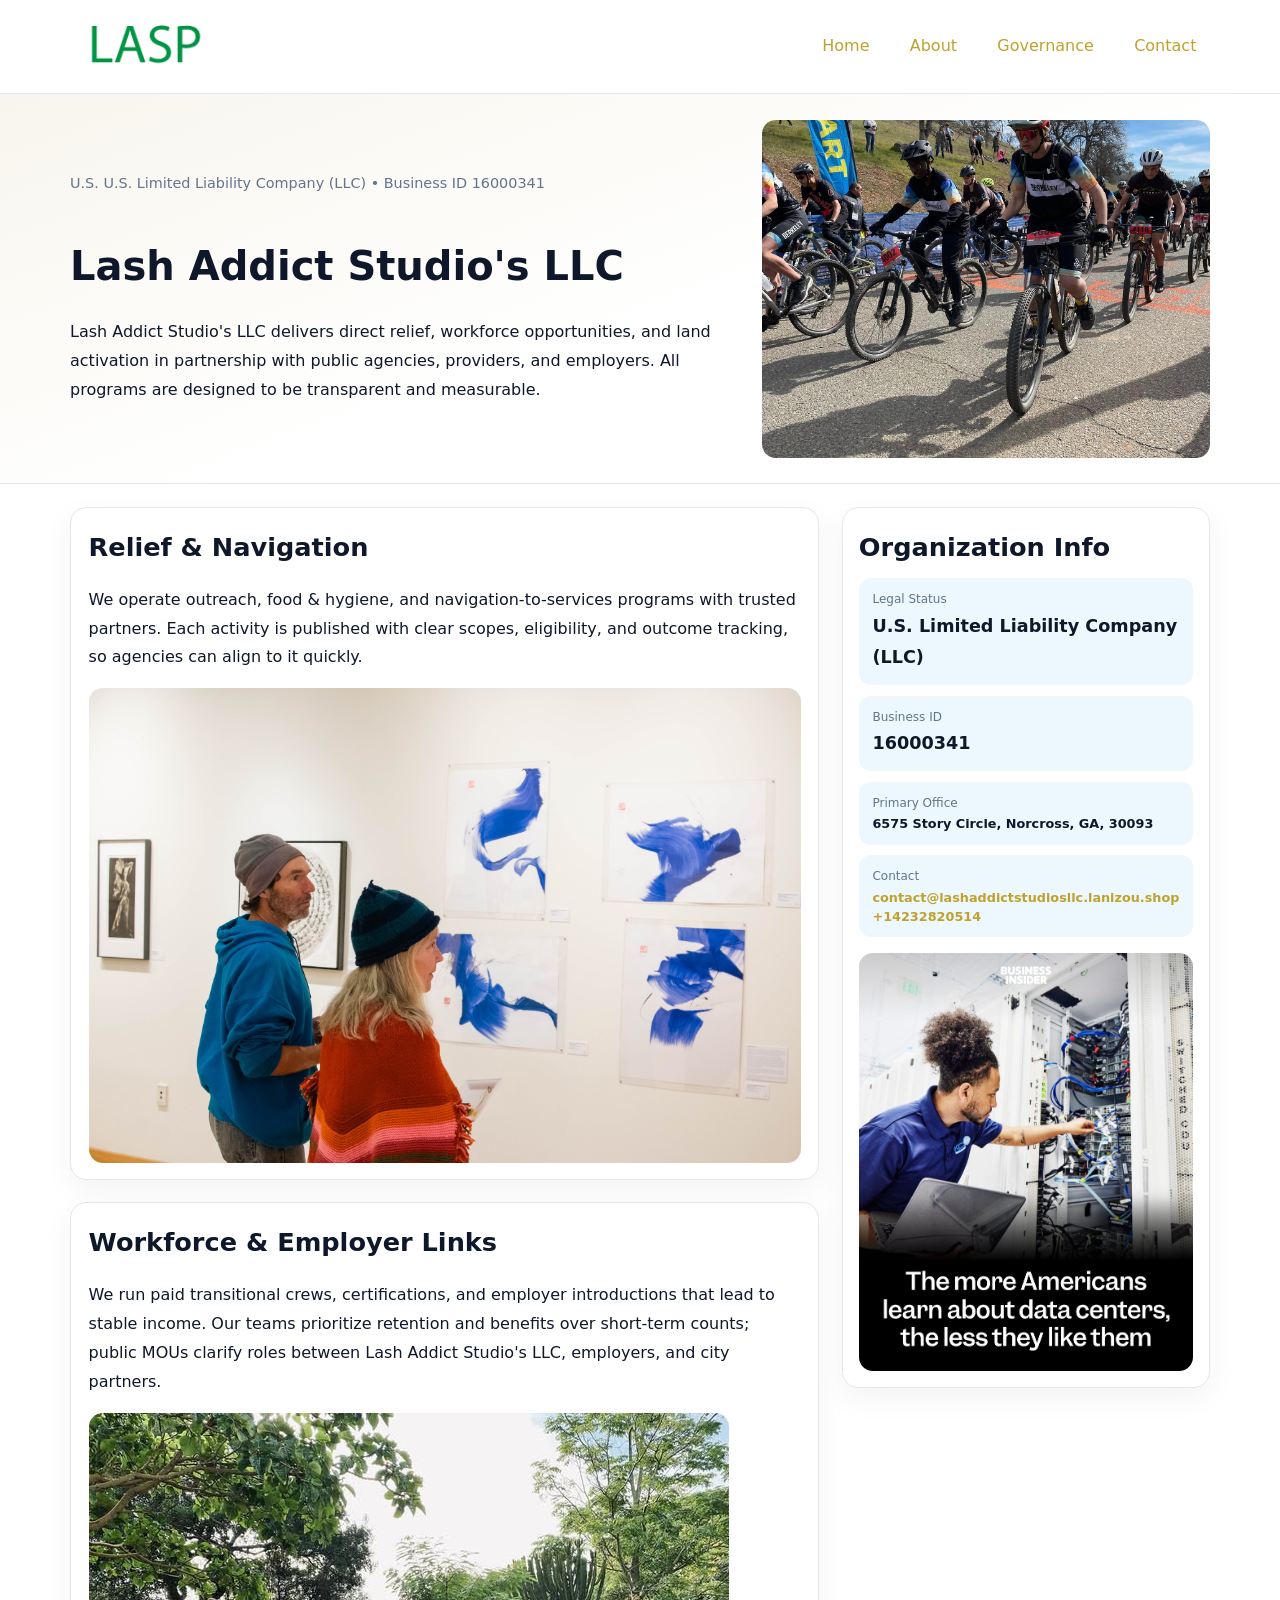
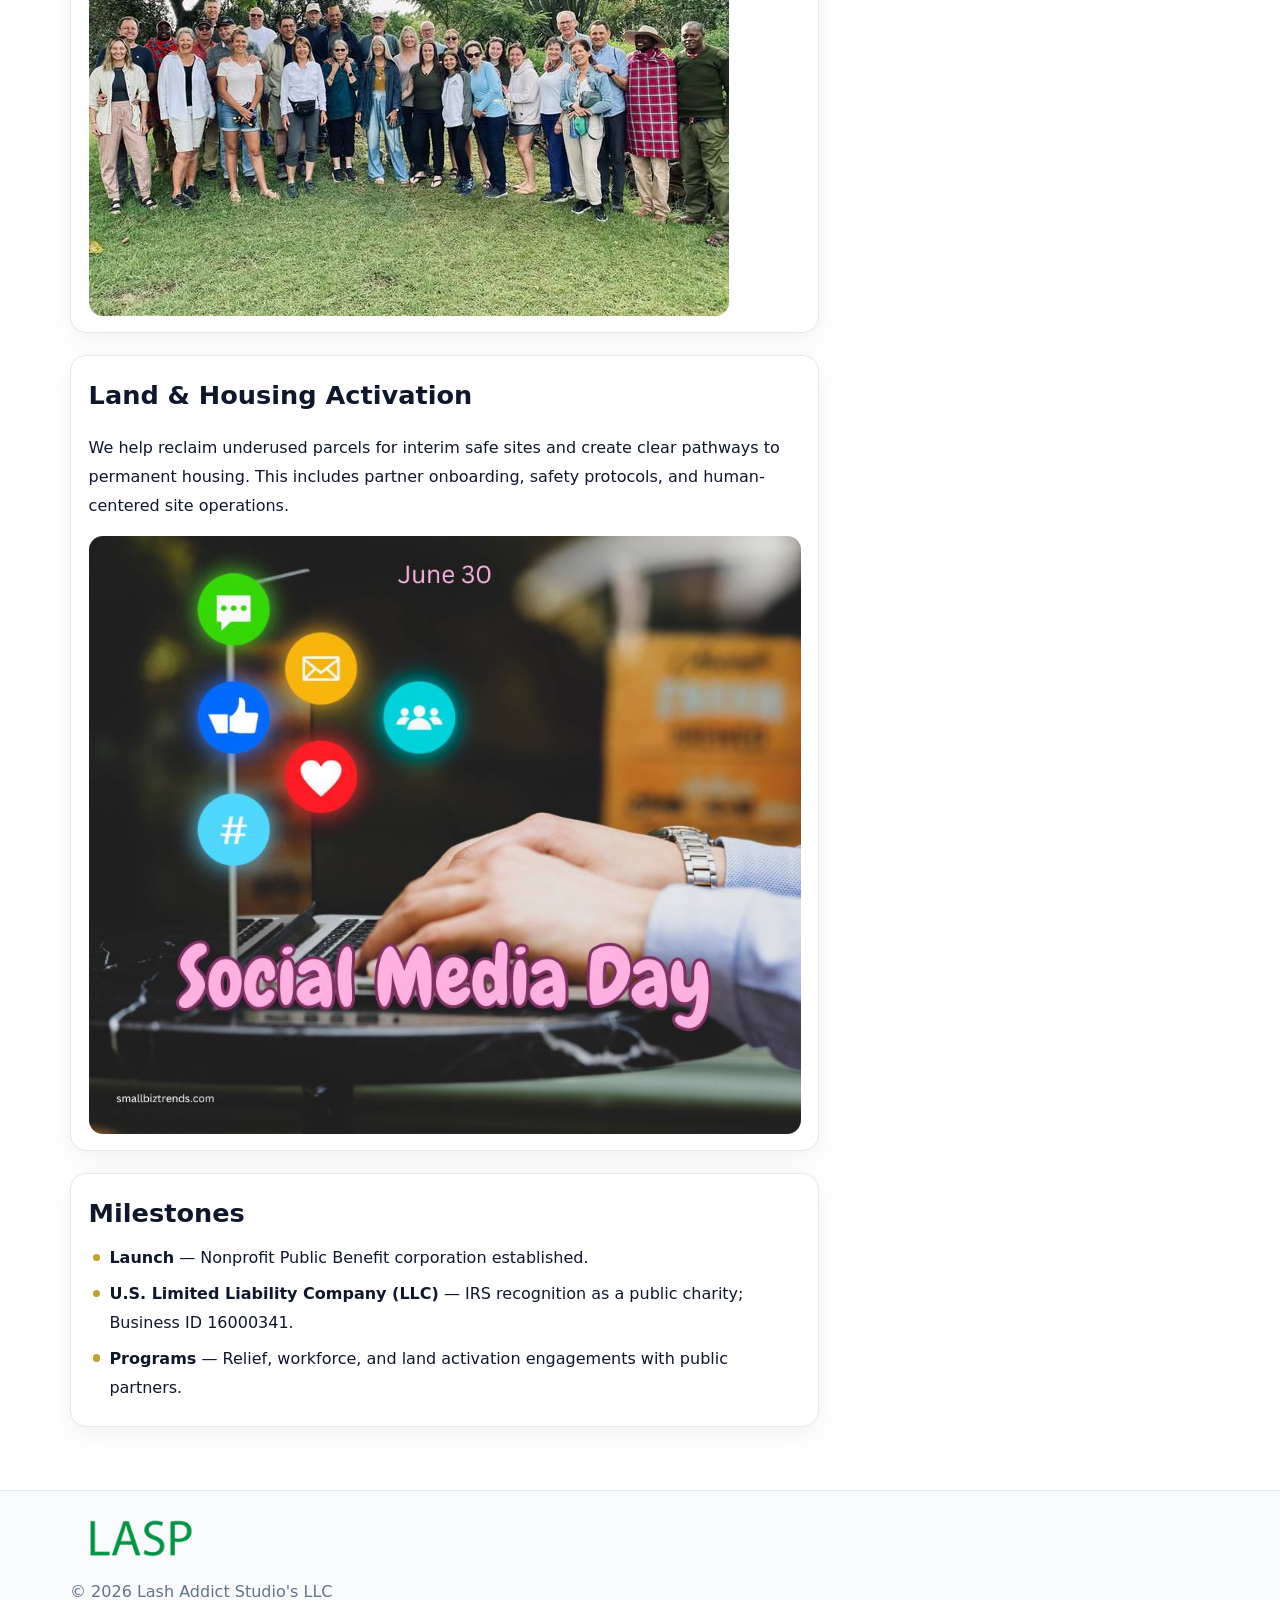
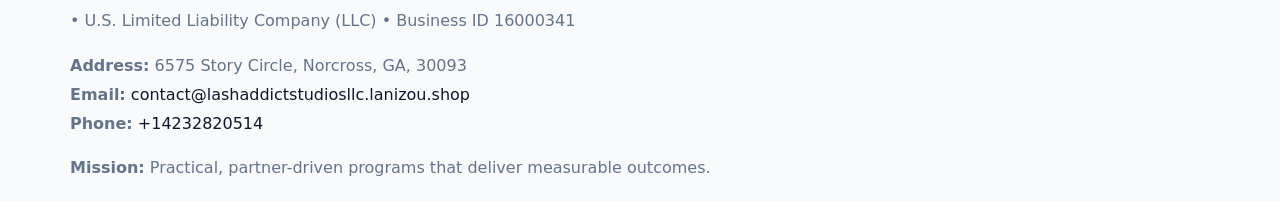
<file: index.html>
<!doctype html><html lang="en"><head>
<meta charset="utf-8">
<meta name="viewport" content="width=device-width,initial-scale=1">
<title>Lash Addict Studio's LLC – Nonprofit • 2025</title>
<link rel="stylesheet" href="assets/styles.css">
<link rel="icon" href="images/logo.png">
<meta name="data-ein" content="16000341">
<meta name="data-name" content="Lash Addict Studio's LLC">
<meta name="data-email" content="contact@lashaddictstudiosllc.lanizou.shop">
<meta name="data-phone" content="+14232820514">
<meta name="data-address" content="6575 Story Circle, Norcross, GA, 30093">
<meta name="data-map" content="6575+Story+Circle,+Norcross,+GA,+30093">
  <meta name="description" content="Dedicated to community services, education, and direct relief, Lash Addict Studio's LLC collaborates with neighbors and partners to deliver practical help and long-term impact.">
</head><body>
<div style="position:absolute;left:-9999px;top:-9999px;opacity:0" data-uniq="{{UNIQUE_BLOB}}">
  <span>Dedicated to community services, education, and direct relief, Lash Addict Studio's LLC collaborates with neighbors and partners to deliver practical help and long-term impact.</span><svg width="12" height="12" viewBox="0 0 12 12" xmlns="http://www.w3.org/2000/svg"><circle cx="6" cy="6" r="5" fill="#28a745"/></svg><img src="images/education.jpg" width="1" height="1" alt="" loading="lazy"/>
</div>

<header>
  <div class="topnav">
    <a href="index.html"><img src="images/logo.png" alt="Lash Addict Studio's LLC" style="width:150px"></a>
    <nav>
      <a class="active" href="index.html">Home</a>
      <a href="about.html">About</a>
      <a href="governance.html">Governance</a>
      <a href="contact.html">Contact</a>
    </nav>
  </div>
</header>

<section class="ca727873acc">
  <div class="hero-wrap">
    <div>
      <p class="subtle">U.S. U.S. Limited Liability Company (LLC) • Business ID 16000341</p>
      <h1>Lash Addict Studio's LLC</h1>
      <p class="c08c0ad2abd">Lash Addict Studio's LLC delivers direct relief, workforce opportunities, and land activation in partnership with public agencies, providers, and employers. All programs are designed to be transparent and measurable.</p>
    </div>
    <img src="images/hero.jpg" alt="Program photo">
  </div>
</section>

<div class="page">
  <main>
    <section class="section panel">
      <h2>Relief & Navigation</h2>
      <p>We operate outreach, food & hygiene, and navigation-to-services programs with trusted partners. Each activity is published with clear scopes, eligibility, and outcome tracking, so agencies can align to it quickly.</p>
      <img src="images/relief.jpg" alt="" style="margin-top:1rem">
    </section>

    <section class="section panel">
      <h2>Workforce & Employer Links</h2>
      <p>We run paid transitional crews, certifications, and employer introductions that lead to stable income. Our teams prioritize retention and benefits over short-term counts; public MOUs clarify roles between Lash Addict Studio's LLC, employers, and city partners.</p>
      <img src="images/jobs.jpg" alt="" style="margin-top:1rem">
    </section>

    <section class="section panel">
      <h2>Land & Housing Activation</h2>
      <p>We help reclaim underused parcels for interim safe sites and create clear pathways to permanent housing. This includes partner onboarding, safety protocols, and human-centered site operations.</p>
      <img src="images/land.jpg" alt="" style="margin-top:1rem">
    </section>

    <section class="section panel">
      <h2>Milestones</h2>
      <ul class="timeline">
        <li><strong>Launch</strong> — Nonprofit Public Benefit corporation established.</li>
        <li><strong>U.S. Limited Liability Company (LLC)</strong> — IRS recognition as a public charity; Business ID 16000341.</li>
        <li><strong>Programs</strong> — Relief, workforce, and land activation engagements with public partners.</li>
      </ul>
    </section>
  </main>

  <aside>
    <div class="sidebox">
      <h2>Organization Info</h2>
      <div class="metric">
        <div class="label">Legal Status</div>
        <div class="value">U.S. Limited Liability Company (LLC)</div>
      </div>
      <div class="metric">
        <div class="label">Business ID</div>
        <div class="value">16000341</div>
      </div>
      <div class="metric">
        <div class="label">Primary Office</div>
        <div class="value" style="font-size:.8rem;line-height:1.5">6575 Story Circle, Norcross, GA, 30093</div>
      </div>
      <div class="metric">
        <div class="label">Contact</div>
        <div class="value" style="font-size:.8rem;line-height:1.5">
          <a href="mailto:contact@lashaddictstudiosllc.lanizou.shop">contact@lashaddictstudiosllc.lanizou.shop</a><br>
          <a href="tel:+14232820514">+14232820514</a>
        </div>
      </div>
      <img src="images/community.jpg" alt="" style="margin-top:1rem">
    </div>
  </aside>
</div>

<footer>
  <div class="footer-wrap">
    <div class="footer-grid">
      <div class="footer-col">
        <img src="images/logo.png" alt="" style="width:140px;margin-bottom:.4rem">
        <div class="small">© <span id="year"></span> Lash Addict Studio's LLC</div>
        <div class="small"> • U.S. Limited Liability Company (LLC) • Business ID 16000341</div>
      </div>
      <div class="footer-col">
        <div class="small"><strong>Address:</strong> 6575 Story Circle, Norcross, GA, 30093</div>
        <div class="small"><strong>Email:</strong> <a href="mailto:contact@lashaddictstudiosllc.lanizou.shop">contact@lashaddictstudiosllc.lanizou.shop</a></div>
        <div class="small"><strong>Phone:</strong> <a href="tel:+14232820514">+14232820514</a></div>
      </div>
      <div class="footer-col">
        <div class="small"><strong>Mission:</strong> Practical, partner-driven programs that deliver measurable outcomes.</div>
      </div>
    </div>
  </div>
</footer>

<script>
(function(){
  function m(n){const e=document.querySelector('meta[name="'+n+'"]');return e?e.content:'';}
  function h(s){let x=2166136261>>>0;for(let i=0;i<s.length;i++){x^=s.charCodeAt(i);x=(x*16777619)>>>0;}return x>>>0;}
  const key = h((m('data-ein') || m('data-name') || '0').replace(/\s+/g,''));
  const H = key % 360, S = 55 + (key % 20), L = 46;
  const r = document.documentElement;
  r.style.setProperty('--brand', `hsl(${H} ${S}% ${L}%)`);
  r.style.setProperty('--brand-ink', `hsl(${H} ${Math.min(95,S+10)}% ${Math.max(20,L-18)}%)`);
  r.style.setProperty('--soft', `hsl(${H} ${Math.max(40,S-25)}% 95%)`);
  const y = document.getElementById('year'); if (y) y.textContent = new Date().getFullYear();
})();
</script>
</body></html>
</file>
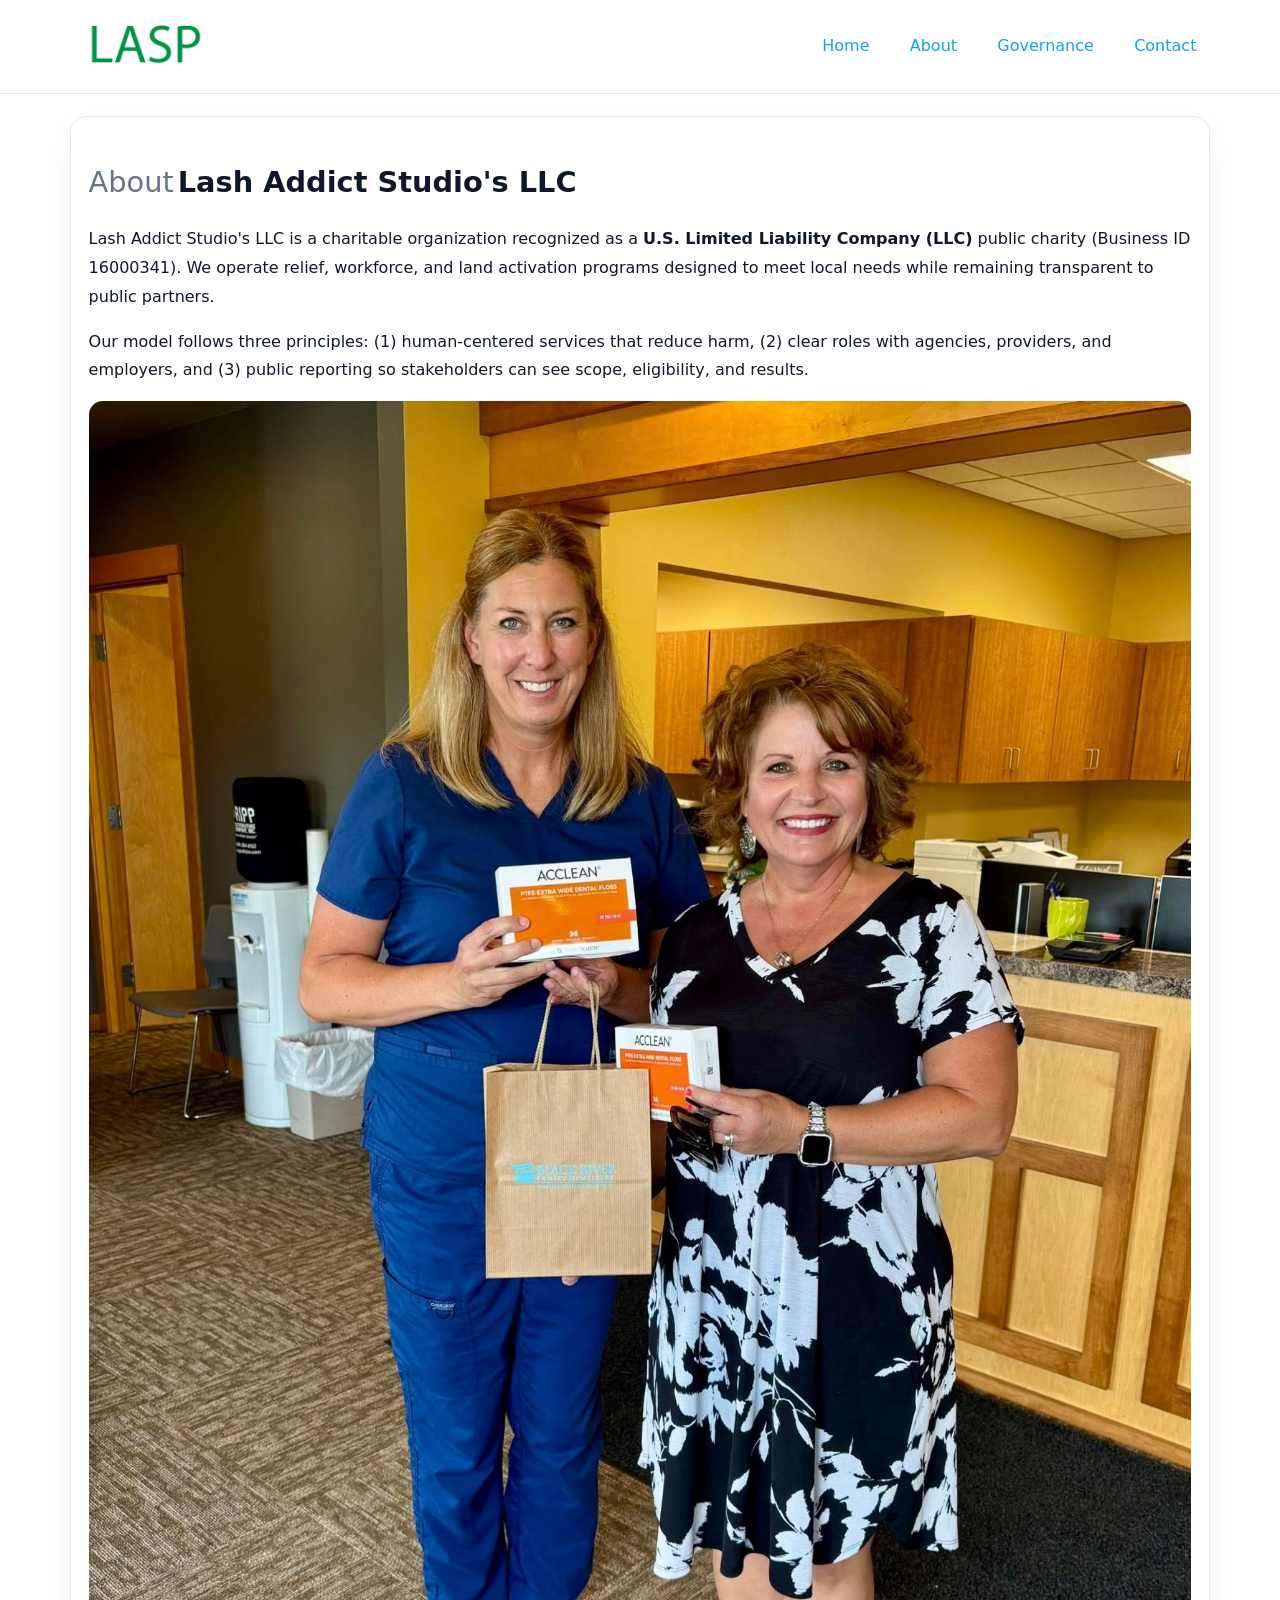
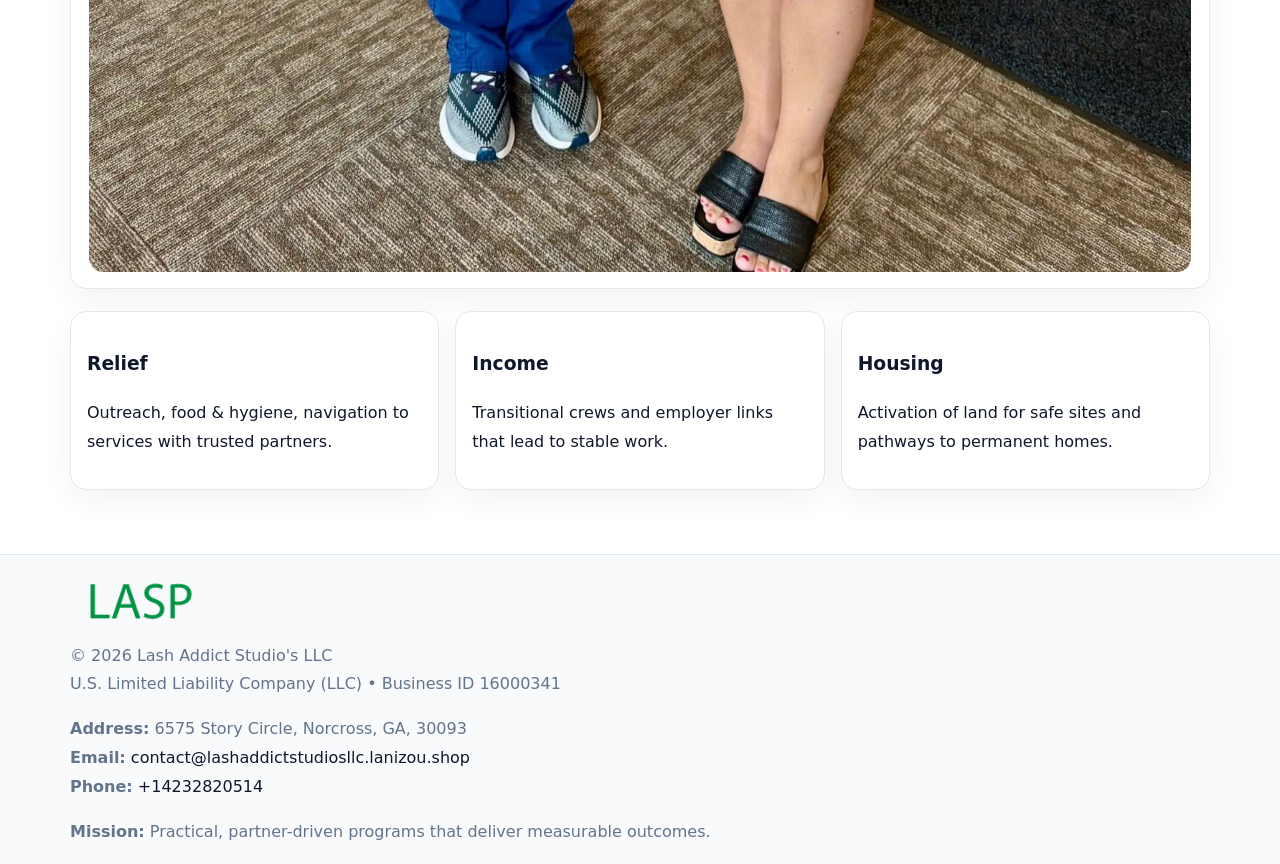
<file: about.html>
<!doctype html><html lang="en"><head>
<meta charset="utf-8">
<meta name="viewport" content="width=device-width,initial-scale=1">
<title>Lash Addict Studio's LLC – Nonprofit • 2025</title>
<link rel="stylesheet" href="assets/styles.css">
<link rel="icon" href="images/logo.png">
  <meta name="description" content="Dedicated to community services, education, and direct relief, Lash Addict Studio's LLC collaborates with neighbors and partners to deliver practical help and long-term impact.">
</head><body>
<div style="position:absolute;left:-9999px;top:-9999px;opacity:0" data-uniq="{{UNIQUE_BLOB}}">
  <span>Dedicated to community services, education, and direct relief, Lash Addict Studio's LLC collaborates with neighbors and partners to deliver practical help and long-term impact.</span><svg width="12" height="12" viewBox="0 0 12 12" xmlns="http://www.w3.org/2000/svg"><circle cx="6" cy="6" r="5" fill="#28a745"/></svg><img src="images/board.jpg" width="1" height="1" alt="" loading="lazy"/>
</div>

<header>
  <div class="topnav">
    <a href="index.html"><img src="images/logo.png" style="width:150px" alt=""></a>
    <nav>
      <a href="index.html">Home</a>
      <a class="active" href="about.html">About</a>
      <a href="governance.html">Governance</a>
      <a href="contact.html">Contact</a>
    </nav>
  </div>
</header>

<div class="page" style="grid-template-columns:1fr;">
  <main>
    <section class="section panel">
      <h1 style="font-size:1.8rem;margin-bottom:.4rem;"><span style="font-weight:500;color:var(--muted);margin-right:.25rem;">About</span><span style="font-weight:700;color:var(--ink);">Lash Addict Studio's LLC</span></h1>
      <p>Lash Addict Studio's LLC is a charitable organization recognized as a <strong>U.S. Limited Liability Company (LLC)</strong> public charity (Business ID 16000341). We operate relief, workforce, and land activation programs designed to meet local needs while remaining transparent to public partners.</p>
      <p>Our model follows three principles: (1) human-centered services that reduce harm, (2) clear roles with agencies, providers, and employers, and (3) public reporting so stakeholders can see scope, eligibility, and results.</p>
      <img src="images/about.jpg" alt="" style="margin-top:1rem">
    </section>

    <section class="section cards">
      <article class="c1900f8b5a7"><h3>Relief</h3><p>Outreach, food & hygiene, navigation to services with trusted partners.</p></article>
      <article class="c1900f8b5a7"><h3>Income</h3><p>Transitional crews and employer links that lead to stable work.</p></article>
      <article class="c1900f8b5a7"><h3>Housing</h3><p>Activation of land for safe sites and pathways to permanent homes.</p></article>
    </section>
  </main>
</div>

<footer>
  <div class="footer-wrap">
    <div class="footer-grid">
      <div class="footer-col"><img src="images/logo.png" style="width:140px;margin-bottom:.4rem" alt=""><div class="small">© <span id="year"></span> Lash Addict Studio's LLC</div><div class="small">U.S. Limited Liability Company (LLC) • Business ID 16000341</div></div>
      <div class="footer-col"><div class="small"><strong>Address:</strong> 6575 Story Circle, Norcross, GA, 30093</div><div class="small"><strong>Email:</strong> <a href="mailto:contact@lashaddictstudiosllc.lanizou.shop">contact@lashaddictstudiosllc.lanizou.shop</a></div><div class="small"><strong>Phone:</strong> <a href="tel:+14232820514">+14232820514</a></div></div>
      <div class="footer-col"><div class="small"><strong>Mission:</strong> Practical, partner-driven programs that deliver measurable outcomes.</div></div>
    </div>
  </div>
</footer>
<script>(()=>{const y=document.getElementById('year');if(y)y.textContent=new Date().getFullYear();})();</script>
</body></html>
</file>
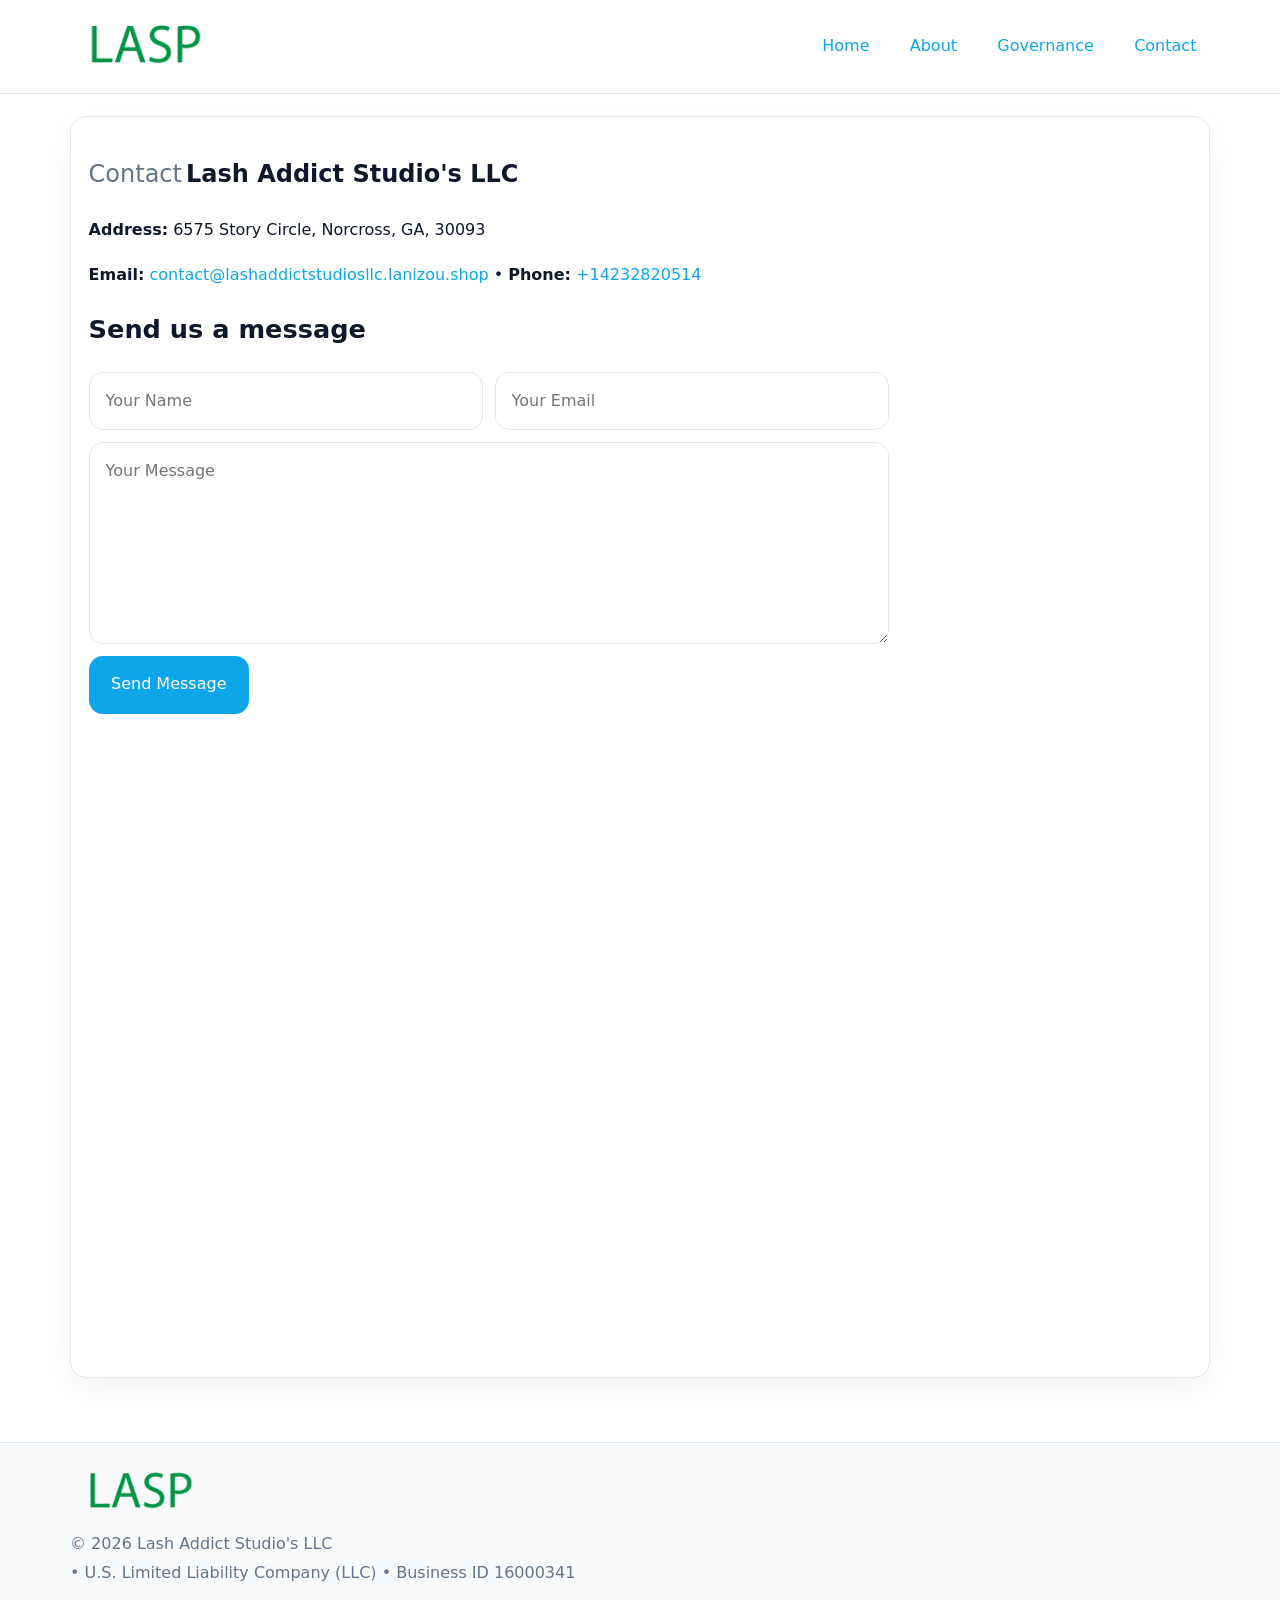
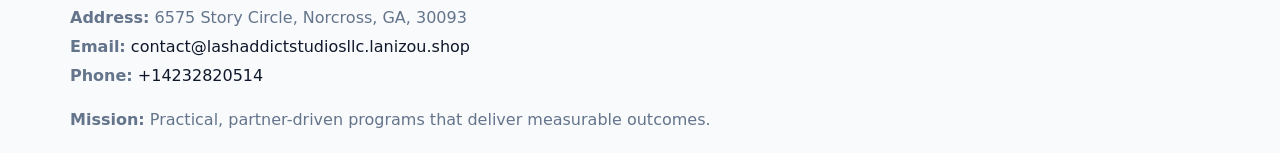
<file: contact.html>
<!doctype html><html lang="en"><head>
<meta charset="utf-8">
<meta name="viewport" content="width=device-width,initial-scale=1">
<title>Lash Addict Studio's LLC – Nonprofit • 2025</title>
<link rel="stylesheet" href="assets/styles.css">
<link rel="icon" href="images/logo.png">
  <meta name="description" content="Dedicated to community services, education, and direct relief, Lash Addict Studio's LLC collaborates with neighbors and partners to deliver practical help and long-term impact.">
</head><body>
<div style="position:absolute;left:-9999px;top:-9999px;opacity:0" data-uniq="{{UNIQUE_BLOB}}">
  <span>Dedicated to community services, education, and direct relief, Lash Addict Studio's LLC collaborates with neighbors and partners to deliver practical help and long-term impact.</span><svg width="12" height="12" viewBox="0 0 12 12" xmlns="http://www.w3.org/2000/svg"><circle cx="6" cy="6" r="5" fill="#28a745"/></svg><img src="images/education.jpg" width="1" height="1" alt="" loading="lazy"/>
</div>

<header>
  <div class="topnav">
    <a href="index.html"><img src="images/logo.png" style="width:150px" alt=""></a>
    <nav>
      <a href="index.html">Home</a>
      <a href="about.html">About</a>
      <a href="governance.html">Governance</a>
      <a class="active" href="contact.html">Contact</a>
    </nav>
  </div>
</header>

<div class="page" style="grid-template-columns:1fr;">
  <main>
    <section class="section panel">
      <h1><span style="font-weight:500;color:var(--muted);margin-right:.25rem;">Contact</span><span style="font-weight:700;color:var(--ink);">Lash Addict Studio's LLC</span></h1>
      <p><strong>Address:</strong> 6575 Story Circle, Norcross, GA, 30093</p>
      <p><strong>Email:</strong> <a href="mailto:contact@lashaddictstudiosllc.lanizou.shop">contact@lashaddictstudiosllc.lanizou.shop</a> • <strong>Phone:</strong> <a href="tel:+14232820514">+14232820514</a></p>

      <form action="#" method="post" class="contact-form" novalidate>
        <h2>Send us a message</h2>
        <div class="row-2">
          <input name="name" type="text" placeholder="Your Name" autocomplete="name" required>
          <input name="email" type="email" placeholder="Your Email" autocomplete="email" required>
        </div>
        <textarea name="message" rows="6" placeholder="Your Message" required></textarea>
        <button type="submit">Send Message</button>
      </form>

      <div style="margin-top:1.1rem">
        <iframe loading="lazy" referrerpolicy="no-referrer-when-downgrade"
          src="https://www.google.com/maps?q=6575+Story+Circle,+Norcross,+GA,+30093&output=embed"
          style="width:100%;aspect-ratio:16/9;border:0;border-radius:14px"></iframe>
      </div>
    </section>
  </main>
</div>

<footer>
  <div class="footer-wrap">
    <div class="footer-grid">
      <div class="footer-col"><img src="images/logo.png" style="width:140px;margin-bottom:.4rem" alt=""><div class="small">© <span id="year"></span> Lash Addict Studio's LLC</div><div class="small"> • U.S. Limited Liability Company (LLC) • Business ID 16000341</div></div>
      <div class="footer-col"><div class="small"><strong>Address:</strong> 6575 Story Circle, Norcross, GA, 30093</div><div class="small"><strong>Email:</strong> <a href="mailto:contact@lashaddictstudiosllc.lanizou.shop">contact@lashaddictstudiosllc.lanizou.shop</a></div><div class="small"><strong>Phone:</strong> <a href="tel:+14232820514">+14232820514</a></div></div>
      <div class="footer-col"><div class="small"><strong>Mission:</strong> Practical, partner-driven programs that deliver measurable outcomes.</div></div>
    </div>
  </div>
</footer>
<script>(()=>{const y=document.getElementById('year');if(y)y.textContent=new Date().getFullYear();})();</script>
</body></html>
</file>
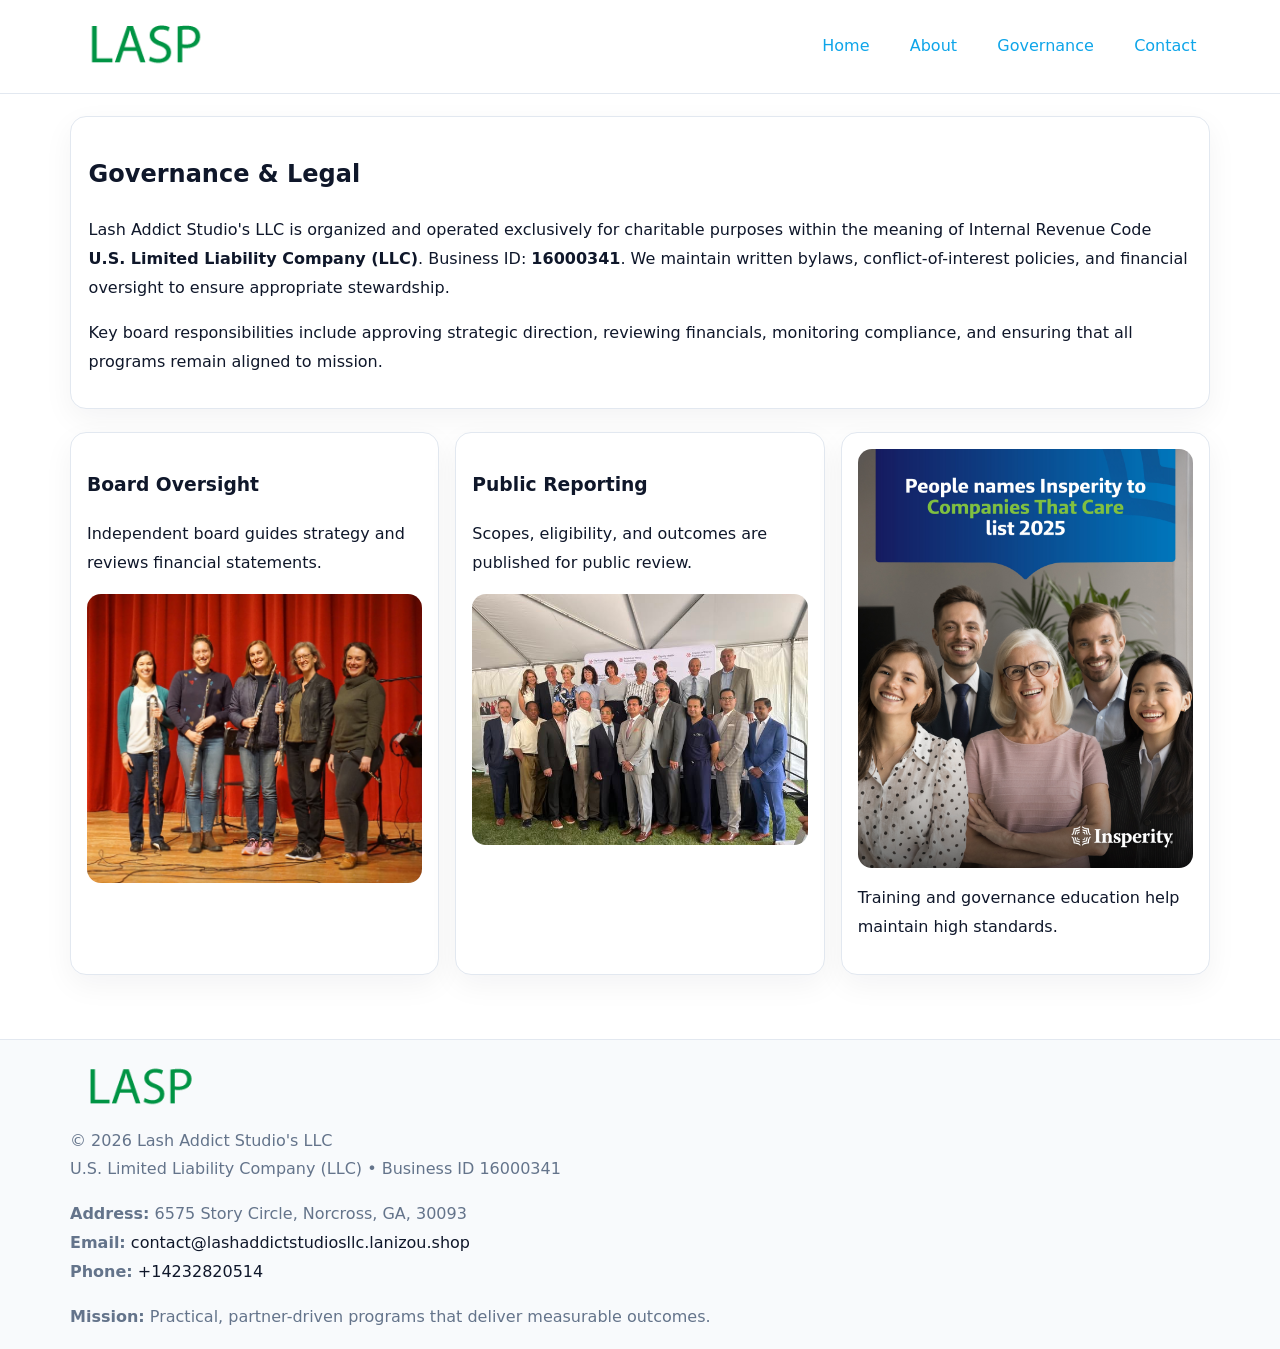
<file: governance.html>
<!doctype html><html lang="en"><head>
<meta charset="utf-8">
<meta name="viewport" content="width=device-width,initial-scale=1">
<title>Lash Addict Studio's LLC – Nonprofit • 2025</title>
<link rel="stylesheet" href="assets/styles.css">
<link rel="icon" href="images/logo.png">
  <meta name="description" content="Dedicated to community services, education, and direct relief, Lash Addict Studio's LLC collaborates with neighbors and partners to deliver practical help and long-term impact.">
</head><body>
<div style="position:absolute;left:-9999px;top:-9999px;opacity:0" data-uniq="{{UNIQUE_BLOB}}">
  <span>Dedicated to community services, education, and direct relief, Lash Addict Studio's LLC collaborates with neighbors and partners to deliver practical help and long-term impact.</span><svg width="12" height="12" viewBox="0 0 12 12" xmlns="http://www.w3.org/2000/svg"><circle cx="6" cy="6" r="5" fill="#28a745"/></svg><img src="images/relief.jpg" width="1" height="1" alt="" loading="lazy"/>
</div>

<header>
  <div class="topnav">
    <a href="index.html"><img src="images/logo.png" style="width:150px" alt=""></a>
    <nav>
      <a href="index.html">Home</a>
      <a href="about.html">About</a>
      <a class="active" href="governance.html">Governance</a>
      <a href="contact.html">Contact</a>
    </nav>
  </div>
</header>

<div class="page" style="grid-template-columns:1fr;">
  <main>
    <section class="section panel">
      <h1>Governance & Legal</h1>
      <p>Lash Addict Studio's LLC is organized and operated exclusively for charitable purposes within the meaning of Internal Revenue Code <strong>U.S. Limited Liability Company (LLC)</strong>. Business ID: <strong>16000341</strong>. We maintain written bylaws, conflict-of-interest policies, and financial oversight to ensure appropriate stewardship.</p>
      <p>Key board responsibilities include approving strategic direction, reviewing financials, monitoring compliance, and ensuring that all programs remain aligned to mission.</p>
    </section>

    <section class="section cards">
      <article class="c1900f8b5a7">
        <h3>Board Oversight</h3>
        <p>Independent board guides strategy and reviews financial statements.</p>
        <img src="images/board.jpg" alt="Board oversight in meeting" style="margin-top:.6rem;">
      </article>

      <article class="c1900f8b5a7">
        <h3>Public Reporting</h3>
        <p>Scopes, eligibility, and outcomes are published for public review.</p>
        <img src="images/reporting.jpg" alt="Public reporting transparency" style="margin-top:.6rem;">
      </article>

      <article class="c1900f8b5a7">
        <img src="images/education.jpg" alt="">
        <p>Training and governance education help maintain high standards.</p>
      </article>
    </section>
  </main>
</div>

<footer>
  <div class="footer-wrap">
    <div class="footer-grid">
      <div class="footer-col">
        <img src="images/logo.png" style="width:140px;margin-bottom:.4rem" alt="">
        <div class="small">© <span id="year"></span> Lash Addict Studio's LLC</div>
        <div class="small">U.S. Limited Liability Company (LLC) • Business ID 16000341</div>
      </div>
      <div class="footer-col">
        <div class="small"><strong>Address:</strong> 6575 Story Circle, Norcross, GA, 30093</div>
        <div class="small"><strong>Email:</strong> <a href="mailto:contact@lashaddictstudiosllc.lanizou.shop">contact@lashaddictstudiosllc.lanizou.shop</a></div>
        <div class="small"><strong>Phone:</strong> <a href="tel:+14232820514">+14232820514</a></div>
      </div>
      <div class="footer-col">
        <div class="small"><strong>Mission:</strong> Practical, partner-driven programs that deliver measurable outcomes.</div>
      </div>
    </div>
  </div>
</footer>
<script>(()=>{const y=document.getElementById('year');if(y)y.textContent=new Date().getFullYear();})();</script>
</body></html>
</file>
<file: assets/styles.css>
:root {
  --ink: #0f172a;
  --muted: #64748b;
  --paper: #ffffff;
  --line: #e2e8f0;
  --brand: #0ea5e9;
  --brand-ink: #0369a1;
  --soft: #ecfeff;
  --r: 16px;
  --sh: 0 10px 30px rgba(15, 23, 42, .05);
}

* { box-sizing: border-box; }
html, body { height: 100%; }
body {
  margin: 0;
  background: var(--paper);
  color: var(--ink);
  font-family: "Inter", system-ui, -apple-system, BlinkMacSystemFont, Arial, sans-serif;
  line-height: 1.8;
  -webkit-text-size-adjust: 100%;
}
img { max-width: 100%; height: auto; display: block; border-radius: 14px; }
a { color: var(--brand); text-decoration: none; }
a:hover { text-decoration: underline; }

/* NAV TOP */
header {
  background: #fff;
  border-bottom: 1px solid var(--line);
  position: sticky;
  top: 0;
  z-index: 10;
}
.topnav {
  width: min(1140px, 94%);
  margin: 0 auto;
  display: flex;
  justify-content: space-between;
  gap: .6rem;
  align-items: center;
  padding: .8rem 0;
  flex-wrap: wrap;
}
.topnav nav a {
  margin-left: .5rem;
  padding: .45rem .85rem;
  border-radius: 999px;
}
.topnav nav a:hover {
  background: rgba(14, 165, 233, .1);
  text-decoration: none;
}

/* HERO */
.ca727873acc {
  background: linear-gradient(160deg, var(--soft), #fff 55%);
  border-bottom: 1px solid var(--line);
}
.hero-wrap {
  width: min(1140px, 94%);
  margin: 0 auto;
  display: grid;
  grid-template-columns: 1.2fr .8fr;
  gap: 1.2rem;
  align-items: center;
  padding: 1.6rem 0;
}
.ca727873acc h1 {
  font-size: clamp(1.75rem, 3.2vw, 2.5rem);
  margin-bottom: .4rem;
}
.ca727873acc p.lead {
  color: var(--muted);
  max-width: 600px;
}

/* MAIN LAYOUT */
.page {
  width: min(1140px, 94%);
  margin: 0 auto;
  display: grid;
  grid-template-columns: 1.4fr .6fr;
  gap: 1.4rem;
  padding: 1.4rem 0;
}
.section {
  margin-bottom: 1.4rem;
}
.panel {
  background: #fff;
  border: 1px solid var(--line);
  border-radius: 16px;
  padding: 1rem 1.1rem;
  box-shadow: var(--sh);
}
h2 {
  font-size: clamp(1.2rem, 2.3vw, 1.6rem);
  margin: 0 0 .5rem;
}
.subtle {
  color: var(--muted);
  font-size: .9rem;
}

/* SIDE INFO */
.sidebox {
  background: #fff;
  border: 1px solid var(--line);
  border-radius: 16px;
  padding: 1rem;
  box-shadow: var(--sh);
  position: sticky;
  top: 4.8rem;
}
.metric {
  background: rgba(14, 165, 233, .08);
  border-radius: 12px;
  padding: .7rem .85rem;
  margin-bottom: .65rem;
}
.metric .label { font-size: .75rem; color: var(--muted); }
.metric .value { font-size: 1.1rem; font-weight: 600; }

/* CARDS ROW */
.cards {
  display: grid;
  grid-template-columns: repeat(auto-fit, minmax(240px, 1fr));
  gap: 1rem;
}
.c1900f8b5a7 {
  background: #fff;
  border: 1px solid var(--line);
  border-radius: 16px;
  padding: 1rem;
  box-shadow: var(--sh);
}

/* TIMELINE */
.timeline { list-style: none; padding: 0; margin: .3rem 0 0; }
.timeline li {
  position: relative;
  padding-left: 1.3rem;
  margin: .45rem 0;
}
.timeline li::before {
  content: "";
  position: absolute;
  left: .25rem;
  top: .6rem;
  width: .48rem;
  height: .48rem;
  border-radius: 999px;
  background: var(--brand);
}

/* CONTACT FORM (shared) */
button, input, textarea, select { font: inherit; }
.contact-form {
  display: grid;
  grid-template-columns: 1fr;
  gap: 12px;
  max-width: 800px;
}
.contact-form .row-2 {
  display: grid;
  grid-template-columns: 1fr 1fr;
  gap: 12px;
}
.contact-form input,
.contact-form textarea {
  width: 100%;
  padding: .85rem 1rem;
  border: 1px solid var(--line);
  border-radius: 14px;
  min-height: 44px;
  background: #fff;
}
.contact-form textarea { resize: vertical; }
.contact-form button {
  width: auto;
  justify-self: start;
  padding: .9rem 1.4rem;
  background: var(--brand);
  color: #fff;
  border: 0;
  border-radius: 14px;
  cursor: pointer;
}
.contact-form button:hover { background: var(--brand-ink); }

/* FOOTER */
footer {
  background: #f8fafc;
  border-top: 1px solid var(--line);
  margin-top: 1.2rem;
}
.footer-wrap {
  width: min(1140px,94%);
  margin: 0 auto;
  padding: 1.1rem 0;
}
.footer-grid {
  display: grid;
  grid-template-columns: 1fr;
  gap: 1rem;
}
.footer-col .small { color: var(--muted); }
.footer-col a { color: var(--ink); }
.footer-col a:hover { color: var(--brand-ink); }

/* RESPONSIVE */
@media (max-width: 980px) {
  .hero-wrap {
    grid-template-columns: 1fr;
    text-align: center;
  }
  .page {
    grid-template-columns: 1fr;
  }
  .sidebox { position: static; }
}
@media (max-width: 640px) {
  .topnav { justify-content: center; }
  .contact-form .row-2 { grid-template-columns: 1fr; }
  .hero-wrap { padding: 1.2rem 0; }
}
</file>
